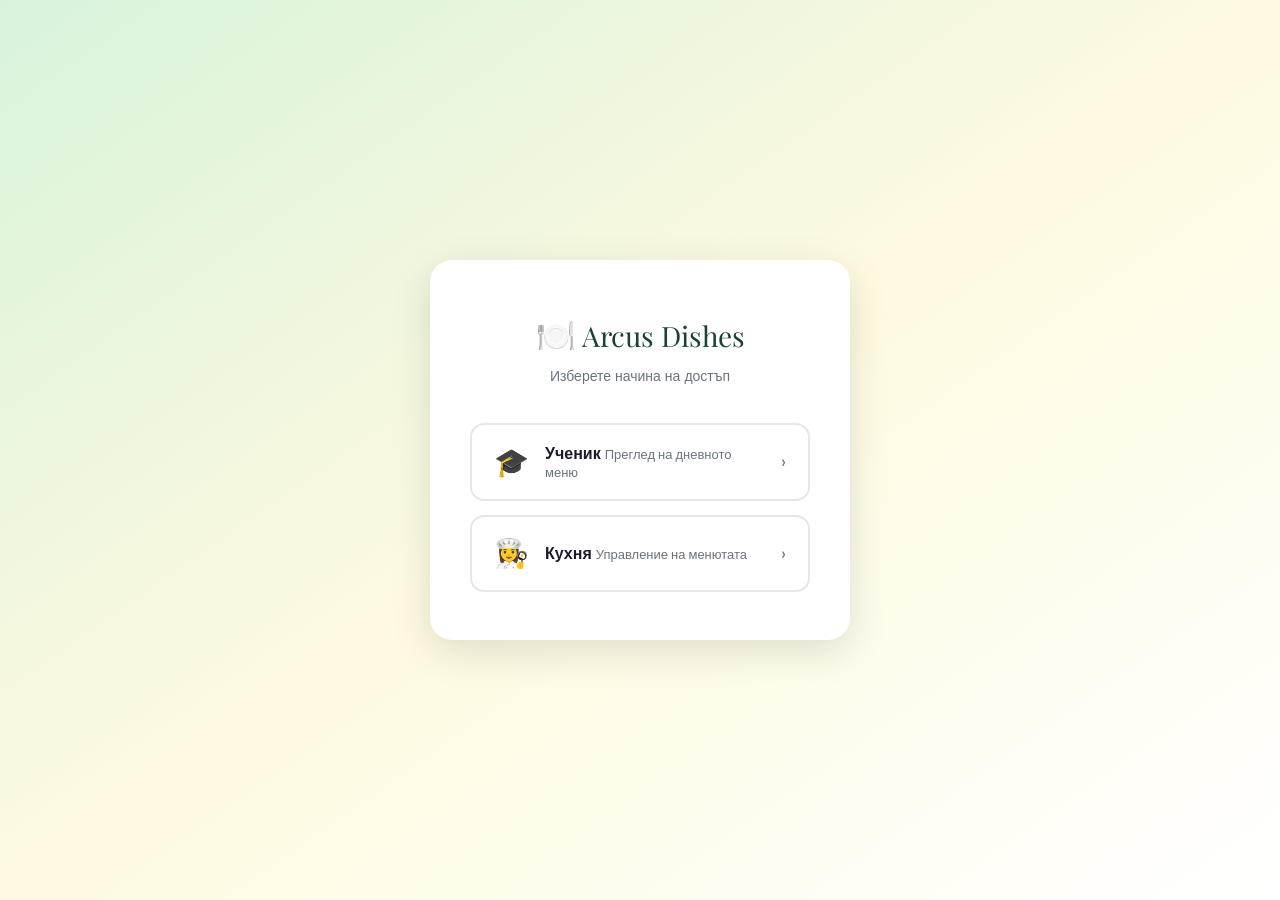
<file: SchoolMenu.Api/wwwroot/login.html>
<!DOCTYPE html>
<html lang="bg">
<head>
    <meta charset="UTF-8">
    <meta name="viewport" content="width=device-width, initial-scale=1.0">
    <title>Arcus Dishes — Вход</title>
    <link rel="icon" href="data:image/svg+xml,<svg xmlns=%22http://www.w3.org/2000/svg%22 viewBox=%220 0 100 100%22><text y=%22.9em%22 font-size=%2290%22>🍽️</text></svg>">
    <link rel="preconnect" href="https://fonts.googleapis.com">
    <link rel="preconnect" href="https://fonts.gstatic.com" crossorigin>
    <link rel="stylesheet" href="https://fonts.googleapis.com/css2?family=DM+Sans:wght@300;400;500;600;700&family=Playfair+Display:wght@600;700&display=swap">
    <link rel="stylesheet" href="css/style.css">
</head>
<body>

    <div class="login-page">
        <div class="login-card">

            <div class="login-card-logo"><span>🍽️</span> Arcus Dishes</div>
            <p class="login-subtitle">Изберете начина на достъп</p>

            <!-- Избор на роля -->
            <div id="roleSelection" class="role-buttons">
                <button class="role-btn" onclick="studentLogin()">
                    <span class="role-icon">🎓</span>
                    <span class="role-info">
                        <span class="role-name">Ученик</span>
                        <span class="role-desc">Преглед на дневното меню</span>
                    </span>
                    <span class="role-arrow">›</span>
                </button>
                <button class="role-btn" onclick="showKitchenLogin()">
                    <span class="role-icon">👩‍🍳</span>
                    <span class="role-info">
                        <span class="role-name">Кухня</span>
                        <span class="role-desc">Управление на менютата</span>
                    </span>
                    <span class="role-arrow">›</span>
                </button>
            </div>

            <!-- Форма за вход в кухнята -->
            <div id="kitchenLoginWrap" style="display:none;">
                <button class="form-back-btn" onclick="goBack()">‹ Назад</button>
                <p class="login-form-title">Вход за кухня</p>

                <form id="kitchenLoginForm" class="login-form">
                    <div class="form-field">
                        <label for="username">Потребителско име</label>
                        <input type="text" id="username" placeholder="Въведете потребителско име" required autocomplete="username">
                    </div>
                    <div class="form-field">
                        <label for="password">Парола</label>
                        <input type="password" id="password" placeholder="••••••••" required autocomplete="current-password">
                    </div>
                    <div class="login-error" id="loginError"></div>
                    <button type="submit" class="btn-primary">Вход →</button>
                </form>
            </div>

        </div>
    </div>

    <script src="js/api.js"></script>
    <script>
        function showKitchenLogin() {
            document.getElementById("roleSelection").style.display = "none";
            document.getElementById("kitchenLoginWrap").style.display = "block";
            document.getElementById("username").focus();
        }
        function studentLogin() { window.location.href = "index.html"; }
        function goBack() {
            document.getElementById("kitchenLoginWrap").style.display = "none";
            document.getElementById("roleSelection").style.display = "flex";
            document.getElementById("loginError").style.display = "none";
        }

        document.getElementById("kitchenLoginForm").addEventListener("submit", async (e) => {
            e.preventDefault();
            const username = document.getElementById("username").value.trim();
            const password = document.getElementById("password").value;
            const errEl = document.getElementById("loginError");
            errEl.style.display = "none";
            const btn = e.target.querySelector("button[type=submit]");
            btn.textContent = "Влизане..."; btn.disabled = true;
            try {
                await login(username, password);
                window.location.href = "admin.html";
            } catch (err) {
                errEl.textContent = err.message;
                errEl.style.display = "block";
                btn.textContent = "Вход →"; btn.disabled = false;
            }
        });
    </script>
</body>
</html>
</file>
<file: SchoolMenu.Api/wwwroot/css/style.css>
/* ============================================================

   Arcus Dishes — style.css

   Palette: forest green + cream + warm white + accent amber

   ============================================================ */


:root {
    --green: #2D6A4F;
    --green-dark: #1B4332;
    --green-mid: #40916C;
    --green-light: #D8F3DC;
    --amber: #F4A261;
    --amber-dark: #E76F51;
    --cream: #FEFAE0;
    --white: #FFFFFF;
    --text: #1A1A2E;
    --text-muted: #6B7280;
    --border: #E5E7EB;
    --shadow-sm: 0 1px 3px rgba(0,0,0,.06), 0 1px 2px rgba(0,0,0,.04);
    --shadow-md: 0 4px 16px rgba(0,0,0,.08);
    --shadow-lg: 0 12px 40px rgba(0,0,0,.12);
    --radius: 14px;
    --radius-sm: 8px;
    --radius-lg: 22px;
    --transition: .22s cubic-bezier(.4,0,.2,1);
}

/* ── Reset ── */

*, *::before, *::after {
    box-sizing: border-box;
    margin: 0;
    padding: 0;
}

html {
    scroll-behavior: smooth;
}

body {
    font-family: 'DM Sans', sans-serif;
    background: var(--cream);
    color: var(--text);
    line-height: 1.6;
    min-height: 100vh;
}

img {
    display: block;
    max-width: 100%;
}

a {
    text-decoration: none;
    color: inherit;
}

button {
    font-family: inherit;
    cursor: pointer;
    border: none;
}

input, select, textarea {
    font-family: inherit;
}

/* ── Utility ── */

.container {
    width: 92%;
    max-width: 1200px;
    margin: 0 auto;
}

.sr-only {
    position: absolute;
    width: 1px;
    height: 1px;
    overflow: hidden;
    clip: rect(0,0,0,0);
}

/* ════════════════════════════════════════

   PUBLIC HEADER (index.html)

   ════════════════════════════════════════ */

.site-header {
    position: sticky;
    top: 0;
    z-index: 100;
    background: rgba(255,255,255,.92);
    backdrop-filter: blur(12px);
    border-bottom: 1px solid var(--border);
    padding: 0 0;
}

    .site-header .container {
        display: flex;
        align-items: center;
        justify-content: space-between;
        height: 68px;
        gap: 24px;
    }

.site-logo {
    font-family: 'Playfair Display', serif;
    font-size: 22px;
    color: var(--green-dark);
    display: flex;
    align-items: center;
    gap: 8px;
}

    .site-logo span {
        font-size: 28px;
    }

.site-nav {
    display: flex;
    align-items: center;
    gap: 6px;
}

    .site-nav a {
        padding: 8px 16px;
        border-radius: 10px;
        font-weight: 500;
        font-size: 15px;
        color: var(--text-muted);
        transition: background var(--transition), color var(--transition);
    }

        .site-nav a:hover {
            background: var(--green-light);
            color: var(--green-dark);
        }

    .site-nav .nav-login {
        background: var(--green);
        color: white;
        padding: 10px 22px;
        border-radius: 10px;
        font-weight: 600;
    }

        .site-nav .nav-login:hover {
            background: var(--green-dark);
        }

/* ── HERO ── */

.hero {
    padding: 80px 0 60px;
    background: linear-gradient(135deg, #f0fdf4 0%, var(--cream) 60%);
}

.hero-inner {
    display: flex;
    align-items: center;
    gap: 64px;
}

.hero-text {
    flex: 1;
}

.hero-eyebrow {
    display: inline-block;
    background: var(--green-light);
    color: var(--green-dark);
    font-size: 13px;
    font-weight: 600;
    letter-spacing: .06em;
    text-transform: uppercase;
    padding: 5px 14px;
    border-radius: 20px;
    margin-bottom: 20px;
}

.hero-text h1 {
    font-family: 'Playfair Display', serif;
    font-size: clamp(40px, 5vw, 62px);
    line-height: 1.12;
    color: var(--green-dark);
    margin-bottom: 18px;
}

.hero-text p {
    font-size: 17px;
    color: var(--text-muted);
    max-width: 460px;
    margin-bottom: 36px;
}

.hero-cta {
    display: inline-flex;
    align-items: center;
    gap: 8px;
    background: var(--green);
    color: white;
    padding: 15px 30px;
    border-radius: var(--radius);
    font-weight: 600;
    font-size: 16px;
    transition: background var(--transition), transform var(--transition);
}

    .hero-cta:hover {
        background: var(--green-dark);
        transform: translateY(-2px);
    }

.hero-visual {
    flex: 1;
    max-width: 420px;
    background: white;
    border-radius: var(--radius-lg);
    box-shadow: var(--shadow-lg);
    overflow: hidden;
}

    .hero-visual img {
        width: 100%;
        object-fit: cover;
    }

.hero-illustration {
    width: 100%;
    height: auto;
    display: block;
}

/* ── SECTION TITLES ── */

.section-label {
    font-size: 12px;
    font-weight: 700;
    letter-spacing: .1em;
    text-transform: uppercase;
    color: var(--green-mid);
    margin-bottom: 8px;
}

.section-title {
    font-family: 'Playfair Display', serif;
    font-size: clamp(26px, 3.5vw, 38px);
    color: var(--green-dark);
    margin-bottom: 40px;
}

    .section-title.center {
        text-align: center;
    }

/* ── DATE PICKER ── */

.date-section {
    padding: 56px 0 0;
}

.date-picker-card {
    background: white;
    border-radius: var(--radius-lg);
    padding: 32px 40px;
    box-shadow: var(--shadow-md);
    display: flex;
    align-items: center;
    justify-content: space-between;
    flex-wrap: wrap;
    gap: 20px;
}

    .date-picker-card h2 {
        font-family: 'Playfair Display', serif;
        font-size: 22px;
        color: var(--green-dark);
    }

    .date-picker-card p {
        color: var(--text-muted);
        font-size: 15px;
    }

.date-input-wrap {
    display: flex;
    align-items: center;
    gap: 12px;
    flex-wrap: wrap;
}

#menuDate {
    padding: 12px 20px;
    font-size: 16px;
    border: 2px solid var(--border);
    border-radius: var(--radius);
    background: var(--cream);
    color: var(--text);
    outline: none;
    transition: border-color var(--transition);
}

    #menuDate:focus {
        border-color: var(--green);
    }

.date-nav-btn {
    width: 42px;
    height: 42px;
    background: var(--green-light);
    color: var(--green-dark);
    border-radius: 50%;
    font-size: 18px;
    display: flex;
    align-items: center;
    justify-content: center;
    transition: background var(--transition);
}

    .date-nav-btn:hover {
        background: var(--green);
        color: white;
    }

.btn-today-pill {
    padding: 10px 22px;
    border-radius: 20px;
    background: var(--green);
    color: white;
    font-weight: 600;
    font-size: 14px;
    transition: background var(--transition);
}

    .btn-today-pill:hover {
        background: var(--green-dark);
    }

/* ── CURRENT DATE LABEL ── */

.current-date-label {
    text-align: center;
    margin: 28px 0 0;
    font-size: 20px;
    font-weight: 600;
    color: var(--green-dark);
}

/* ── MENU SECTION ── */

.menu-section {
    padding: 48px 0 80px;
}

#menu-container {
    min-height: 200px;
}

.menu-card {
    background: white;
    border-radius: var(--radius-lg);
    box-shadow: var(--shadow-md);
    overflow: hidden;
    animation: fadeUp .4s ease;
}

@keyframes fadeUp {
    from {
        opacity: 0;
        transform: translateY(10px);
    }

    to {
        opacity: 1;
        transform: none;
    }
}

.menu-card-header {
    background: var(--green);
    color: white;
    padding: 24px 32px;
    display: flex;
    align-items: center;
    justify-content: space-between;
}

    .menu-card-header h3 {
        font-family: 'Playfair Display', serif;
        font-size: 22px;
    }

.menu-badge {
    background: rgba(255,255,255,.2);
    font-size: 13px;
    padding: 4px 12px;
    border-radius: 20px;
    font-weight: 500;
}

.menu-courses {
    padding: 8px 0;
}

.menu-course {
    display: flex;
    align-items: flex-start;
    gap: 20px;
    padding: 24px 32px;
    border-bottom: 1px solid var(--border);
    transition: background var(--transition);
}

    .menu-course:last-child {
        border-bottom: none;
    }

    .menu-course:hover {
        background: #fafafa;
    }

.course-emoji {
    font-size: 36px;
    flex-shrink: 0;
    width: 56px;
    height: 56px;
    background: var(--green-light);
    border-radius: 14px;
    display: flex;
    align-items: center;
    justify-content: center;
}

.course-info {
    flex: 1;
}

.course-type {
    font-size: 11px;
    font-weight: 700;
    letter-spacing: .08em;
    text-transform: uppercase;
    color: var(--green-mid);
    margin-bottom: 4px;
}

.course-name {
    font-size: 19px;
    font-weight: 600;
    color: var(--text);
    margin-bottom: 6px;
}

.course-meta {
    display: flex;
    flex-wrap: wrap;
    gap: 8px;
    margin-top: 6px;
}

.course-pill {
    font-size: 12px;
    padding: 3px 10px;
    border-radius: 12px;
    background: var(--green-light);
    color: var(--green-dark);
    font-weight: 500;
}

    .course-pill.allergen {
        background: #FEF3C7;
        color: #92400E;
    }

    .course-pill.price {
        background: #ECFDF5;
        color: var(--green-dark);
        font-weight: 700;
    }

.menu-notes {
    margin: 0 32px 24px;
    background: #FFF7ED;
    border-left: 3px solid var(--amber);
    padding: 12px 16px;
    border-radius: 0 8px 8px 0;
    font-size: 14px;
    color: #78350F;
}

.alert-box {
    background: white;
    border-radius: var(--radius-lg);
    padding: 60px 32px;
    text-align: center;
    box-shadow: var(--shadow-sm);
}

    .alert-box .alert-icon {
        font-size: 48px;
        margin-bottom: 16px;
    }

    .alert-box h3 {
        font-size: 20px;
        color: var(--text);
        margin-bottom: 8px;
    }

    .alert-box p {
        color: var(--text-muted);
        font-size: 15px;
    }

/* ── FOOTER ── */

.site-footer {
    background: var(--green-dark);
    color: white;
    padding: 64px 0 28px;
}

.footer-grid {
    display: grid;
    grid-template-columns: 2fr 1fr 1fr;
    gap: 48px;
    margin-bottom: 48px;
}

.footer-logo {
    font-family: 'Playfair Display', serif;
    font-size: 24px;
    margin-bottom: 12px;
}

.footer-desc {
    font-size: 14px;
    color: rgba(255,255,255,.65);
    line-height: 1.8;
}

.footer-col h4 {
    font-size: 14px;
    font-weight: 700;
    letter-spacing: .05em;
    text-transform: uppercase;
    margin-bottom: 16px;
    opacity: .5;
}

.footer-col p, .footer-col a {
    font-size: 14px;
    color: rgba(255,255,255,.75);
    display: block;
    margin-bottom: 8px;
}

    .footer-col a:hover {
        color: white;
    }

.footer-bottom {
    border-top: 1px solid rgba(255,255,255,.1);
    padding-top: 24px;
    text-align: center;
    font-size: 13px;
    color: rgba(255,255,255,.4);
}

/* ════════════════════════════════════════

   LOGIN PAGE

   ════════════════════════════════════════ */

.login-page {
    min-height: 100vh;
    display: flex;
    align-items: center;
    justify-content: center;
    background: linear-gradient(145deg, #D8F3DC 0%, var(--cream) 50%, #fff 100%);
    padding: 32px;
}

.login-card {
    width: 420px;
    background: white;
    border-radius: var(--radius-lg);
    padding: 48px 40px;
    box-shadow: var(--shadow-lg);
}

.login-card-logo {
    font-family: 'Playfair Display', serif;
    font-size: 28px;
    color: var(--green-dark);
    text-align: center;
    margin-bottom: 6px;
}

    .login-card-logo span {
        font-size: 32px;
    }

.login-subtitle {
    text-align: center;
    color: var(--text-muted);
    font-size: 14px;
    margin-bottom: 36px;
}

.role-buttons {
    display: flex;
    flex-direction: column;
    gap: 14px;
}

.role-btn {
    display: flex;
    align-items: center;
    gap: 16px;
    padding: 18px 22px;
    border-radius: var(--radius);
    border: 2px solid var(--border);
    background: white;
    text-align: left;
    transition: all var(--transition);
}

    .role-btn:hover {
        border-color: var(--green);
        background: var(--green-light);
    }

    .role-btn .role-icon {
        font-size: 28px;
    }

    .role-btn .role-info {
        flex: 1;
    }

    .role-btn .role-name {
        font-weight: 700;
        font-size: 16px;
        color: var(--text);
    }

    .role-btn .role-desc {
        font-size: 13px;
        color: var(--text-muted);
    }

    .role-btn .role-arrow {
        color: var(--text-muted);
        font-size: 18px;
    }

.login-form {
    display: flex;
    flex-direction: column;
    gap: 16px;
}

.form-back-btn {
    display: flex;
    align-items: center;
    gap: 6px;
    background: none;
    color: var(--text-muted);
    font-size: 14px;
    margin-bottom: 8px;
    padding: 0;
}

    .form-back-btn:hover {
        color: var(--green);
    }

.login-form-title {
    font-family: 'Playfair Display', serif;
    font-size: 22px;
    color: var(--green-dark);
    margin-bottom: 4px;
}

.form-field {
    display: flex;
    flex-direction: column;
    gap: 6px;
}

    .form-field label {
        font-size: 13px;
        font-weight: 600;
        color: var(--text);
    }

    .form-field input {
        padding: 13px 16px;
        border: 2px solid var(--border);
        border-radius: var(--radius-sm);
        font-size: 15px;
        outline: none;
        transition: border-color var(--transition);
    }

        .form-field input:focus {
            border-color: var(--green);
        }

.btn-primary {
    background: var(--green);
    color: white;
    padding: 14px;
    border-radius: var(--radius-sm);
    font-size: 16px;
    font-weight: 700;
    transition: background var(--transition);
    margin-top: 4px;
}

    .btn-primary:hover {
        background: var(--green-dark);
    }

.login-error {
    background: #FEF2F2;
    color: #B91C1C;
    border-radius: var(--radius-sm);
    padding: 12px 16px;
    font-size: 14px;
    display: none;
}

/* ════════════════════════════════════════

   ADMIN / KITCHEN PAGE

   ════════════════════════════════════════ */

.admin-layout {
    display: flex;
    min-height: 100vh;
}

/* Sidebar */

.admin-sidebar {
    width: 260px;
    flex-shrink: 0;
    background: var(--green-dark);
    color: white;
    display: flex;
    flex-direction: column;
    position: sticky;
    top: 0;
    height: 100vh;
    overflow-y: auto;
}

.sidebar-logo {
    padding: 28px 24px 20px;
    font-family: 'Playfair Display', serif;
    font-size: 20px;
    border-bottom: 1px solid rgba(255,255,255,.1);
    display: flex;
    align-items: center;
    gap: 8px;
}

.sidebar-user {
    padding: 16px 24px;
    display: flex;
    align-items: center;
    gap: 10px;
    border-bottom: 1px solid rgba(255,255,255,.1);
    margin-bottom: 12px;
}

.sidebar-avatar {
    width: 36px;
    height: 36px;
    background: var(--green-mid);
    border-radius: 50%;
    display: flex;
    align-items: center;
    justify-content: center;
    font-size: 18px;
}

.sidebar-user-info .username {
    font-weight: 600;
    font-size: 14px;
}

.sidebar-user-info .role-label {
    font-size: 12px;
    color: rgba(255,255,255,.5);
}

.sidebar-nav {
    flex: 1;
    padding: 0 12px;
}

.sidebar-nav-item {
    display: flex;
    align-items: center;
    gap: 12px;
    padding: 11px 14px;
    border-radius: 10px;
    cursor: pointer;
    font-size: 14px;
    font-weight: 500;
    color: rgba(255,255,255,.7);
    transition: all var(--transition);
    background: none;
    width: 100%;
    text-align: left;
    border: none;
    margin-bottom: 2px;
}

    .sidebar-nav-item:hover, .sidebar-nav-item.active {
        background: rgba(255,255,255,.12);
        color: white;
    }

    .sidebar-nav-item .nav-icon {
        font-size: 18px;
        width: 24px;
        text-align: center;
    }

.sidebar-footer {
    padding: 16px 12px;
    border-top: 1px solid rgba(255,255,255,.1);
}

.btn-logout {
    display: flex;
    align-items: center;
    gap: 10px;
    width: 100%;
    padding: 11px 14px;
    border-radius: 10px;
    background: none;
    color: rgba(255,255,255,.6);
    font-size: 14px;
    font-weight: 500;
    transition: all var(--transition);
}

    .btn-logout:hover {
        background: rgba(255,0,0,.15);
        color: #FCA5A5;
    }

/* Main content */

.admin-main {
    flex: 1;
    overflow-y: auto;
    background: #F8FAFB;
}

.admin-topbar {
    background: white;
    border-bottom: 1px solid var(--border);
    padding: 0 32px;
    height: 64px;
    display: flex;
    align-items: center;
    justify-content: space-between;
    position: sticky;
    top: 0;
    z-index: 10;
}

    .admin-topbar h1 {
        font-size: 20px;
        font-weight: 700;
        color: var(--text);
    }

.topbar-actions {
    display: flex;
    gap: 10px;
}

.admin-content {
    padding: 32px;
}

/* Admin panels */

.admin-panel {
    background: white;
    border-radius: var(--radius-lg);
    box-shadow: var(--shadow-sm);
    margin-bottom: 24px;
    overflow: hidden;
}

.panel-header {
    padding: 20px 28px;
    border-bottom: 1px solid var(--border);
    display: flex;
    align-items: center;
    justify-content: space-between;
}

    .panel-header h2 {
        font-size: 17px;
        font-weight: 700;
    }

.panel-body {
    padding: 28px;
}

/* Forms */

.form-grid {
    display: grid;
    grid-template-columns: 1fr 1fr;
    gap: 16px;
}

    .form-grid.cols-3 {
        grid-template-columns: 1fr 1fr 1fr;
    }

    .form-grid.cols-1 {
        grid-template-columns: 1fr;
    }

.field-group {
    display: flex;
    flex-direction: column;
    gap: 6px;
}

    .field-group.span-2 {
        grid-column: span 2;
    }

    .field-group.span-3 {
        grid-column: span 3;
    }

    .field-group label {
        font-size: 13px;
        font-weight: 600;
        color: var(--text);
    }

    .field-group input,
    .field-group select,
    .field-group textarea {
        padding: 11px 14px;
        border: 1.5px solid var(--border);
        border-radius: var(--radius-sm);
        font-size: 14px;
        outline: none;
        background: white;
        transition: border-color var(--transition);
    }

        .field-group input:focus,
        .field-group select:focus,
        .field-group textarea:focus {
            border-color: var(--green);
        }

    .field-group textarea {
        resize: vertical;
        min-height: 80px;
    }

.form-actions {
    display: flex;
    gap: 10px;
    margin-top: 20px;
    justify-content: flex-end;
}

.btn {
    padding: 10px 22px;
    border-radius: var(--radius-sm);
    font-size: 14px;
    font-weight: 600;
    display: inline-flex;
    align-items: center;
    gap: 6px;
    transition: all var(--transition);
}

    .btn:hover {
        transform: translateY(-1px);
    }

    .btn:active {
        transform: translateY(0);
    }

.btn-green {
    background: var(--green);
    color: white;
    box-shadow: 0 2px 8px rgba(45,106,79,.25);
}

    .btn-green:hover {
        background: var(--green-dark);
        box-shadow: 0 4px 14px rgba(45,106,79,.32);
    }

.btn-outline {
    background: white;
    color: var(--text);
    border: 1.5px solid var(--border);
}

    .btn-outline:hover {
        border-color: var(--green);
        color: var(--green);
    }

.btn-red {
    background: #FEF2F2;
    color: #B91C1C;
    border: 1.5px solid #FECACA;
}

    .btn-red:hover {
        background: #B91C1C;
        color: white;
    }

.btn-sm {
    padding: 7px 14px;
    font-size: 13px;
}

.btn:focus-visible, .date-nav-btn:focus-visible, .role-btn:focus-visible,
input:focus-visible, select:focus-visible, textarea:focus-visible {
    outline: 2px solid var(--green-mid);
    outline-offset: 2px;
}

/* Items table */

.items-table {
    width: 100%;
    border-collapse: collapse;
    font-size: 14px;
}

    .items-table th {
        text-align: left;
        padding: 10px 16px;
        font-size: 12px;
        font-weight: 700;
        letter-spacing: .05em;
        text-transform: uppercase;
        color: var(--text-muted);
        border-bottom: 1px solid var(--border);
        background: #FAFAFA;
    }

    .items-table td {
        padding: 14px 16px;
        border-bottom: 1px solid var(--border);
        vertical-align: middle;
    }

    .items-table tr:last-child td {
        border-bottom: none;
    }

    .items-table tr:hover td {
        background: #FAFAFA;
    }

.type-badge {
    display: inline-flex;
    align-items: center;
    gap: 5px;
    padding: 3px 10px;
    border-radius: 12px;
    font-size: 12px;
    font-weight: 600;
}

    .type-badge.soup {
        background: #EFF6FF;
        color: #1D4ED8;
    }

    .type-badge.main {
        background: #F0FDF4;
        color: #15803D;
    }

    .type-badge.dessert {
        background: #FFF7ED;
        color: #C2410C;
    }

.table-actions {
    display: flex;
    gap: 6px;
}

/* Empty state */

.empty-state {
    text-align: center;
    padding: 48px 24px;
    color: var(--text-muted);
}

    .empty-state .empty-icon {
        font-size: 40px;
        margin-bottom: 12px;
    }

    .empty-state p {
        font-size: 14px;
    }

/* Modal */

.modal-overlay {
    position: fixed;
    inset: 0;
    background: rgba(0,0,0,.45);
    z-index: 1000;
    display: flex;
    align-items: center;
    justify-content: center;
    padding: 20px;
    opacity: 0;
    pointer-events: none;
    transition: opacity var(--transition);
}

    .modal-overlay.open {
        opacity: 1;
        pointer-events: auto;
    }

.modal {
    background: white;
    border-radius: var(--radius-lg);
    width: 100%;
    max-width: 600px;
    max-height: 90vh;
    overflow-y: auto;
    box-shadow: var(--shadow-lg);
    transform: translateY(20px);
    transition: transform var(--transition);
}

.modal-overlay.open .modal {
    transform: translateY(0);
}

.modal-header {
    padding: 24px 28px;
    border-bottom: 1px solid var(--border);
    display: flex;
    align-items: center;
    justify-content: space-between;
}

    .modal-header h3 {
        font-size: 18px;
        font-weight: 700;
    }

.modal-close {
    width: 36px;
    height: 36px;
    border-radius: 50%;
    background: var(--border);
    color: var(--text-muted);
    font-size: 18px;
    display: flex;
    align-items: center;
    justify-content: center;
    transition: background var(--transition);
}

    .modal-close:hover {
        background: #FEE2E2;
        color: #B91C1C;
    }

.modal-body {
    padding: 28px;
}

.modal-footer {
    padding: 20px 28px;
    border-top: 1px solid var(--border);
    display: flex;
    justify-content: flex-end;
    gap: 10px;
}

/* Confirm Dialog */

.confirm-overlay {
    position: fixed;
    inset: 0;
    background: rgba(0,0,0,.5);
    z-index: 2000;
    display: flex;
    align-items: center;
    justify-content: center;
    padding: 20px;
    opacity: 0;
    pointer-events: none;
    transition: opacity var(--transition);
}

    .confirm-overlay.open {
        opacity: 1;
        pointer-events: auto;
    }

.confirm-dialog {
    background: white;
    border-radius: var(--radius-lg);
    width: 100%;
    max-width: 420px;
    box-shadow: var(--shadow-lg);
    padding: 36px 32px;
    text-align: center;
    transform: scale(.92);
    transition: transform var(--transition);
}

.confirm-overlay.open .confirm-dialog {
    transform: scale(1);
}

.confirm-icon {
    font-size: 48px;
    margin-bottom: 16px;
}

.confirm-dialog h3 {
    font-size: 20px;
    font-weight: 700;
    margin-bottom: 10px;
}

.confirm-dialog p {
    color: var(--text-muted);
    font-size: 14px;
    margin-bottom: 28px;
}

.confirm-actions {
    display: flex;
    gap: 12px;
    justify-content: center;
}

/* Toast */

.toast-container {
    position: fixed;
    bottom: 24px;
    right: 24px;
    z-index: 9999;
    display: flex;
    flex-direction: column;
    gap: 10px;
}

.toast {
    background: white;
    border-radius: var(--radius);
    padding: 14px 20px;
    box-shadow: var(--shadow-lg);
    display: flex;
    align-items: center;
    gap: 12px;
    font-size: 14px;
    font-weight: 500;
    border-left: 4px solid var(--green);
    min-width: 260px;
    animation: toastIn .3s ease;
}

    .toast.error {
        border-left-color: #EF4444;
    }

    .toast.warning {
        border-left-color: var(--amber);
    }

@keyframes toastIn {
    from {
        opacity: 0;
        transform: translateX(40px);
    }

    to {
        opacity: 1;
        transform: none;
    }
}

/* Admin tab views */

.tab-view {
    display: none;
}

    .tab-view.active {
        display: block;
    }

/* Responsive */

@media (max-width: 900px) {

    .hero-inner {
        flex-direction: column;
    }

    .hero-visual {
        max-width: 100%;
    }

    .date-picker-card {
        flex-direction: column;
        align-items: flex-start;
    }

    .footer-grid {
        grid-template-columns: 1fr;
        gap: 32px;
    }

    .admin-sidebar {
        width: 220px;
    }

    .form-grid {
        grid-template-columns: 1fr;
    }

        .form-grid .field-group.span-2 {
            grid-column: span 1;
        }
}

@media (max-width: 680px) {

    .admin-layout {
        flex-direction: column;
    }

    .admin-sidebar {
        width: 100%;
        height: auto;
        position: relative;
    }

    .site-nav .nav-login {
        padding: 8px 16px;
    }
}
</file>
